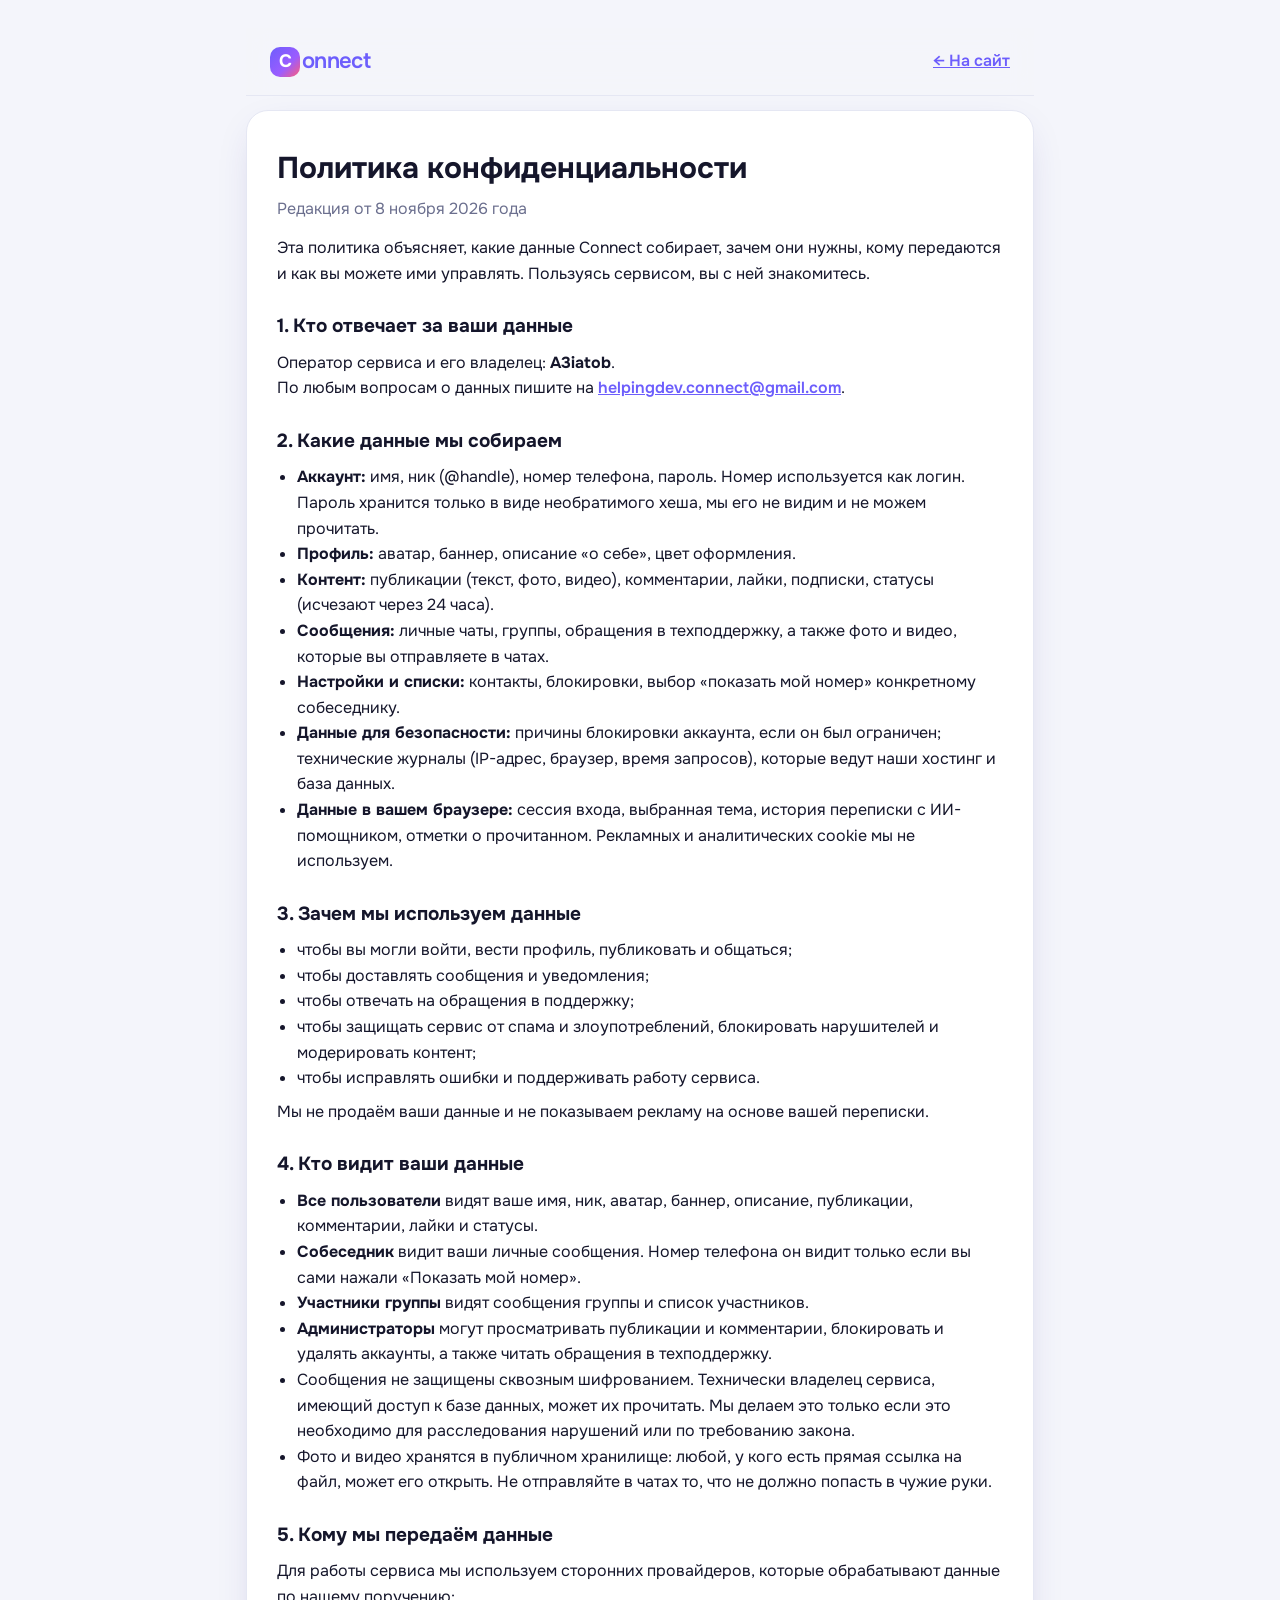
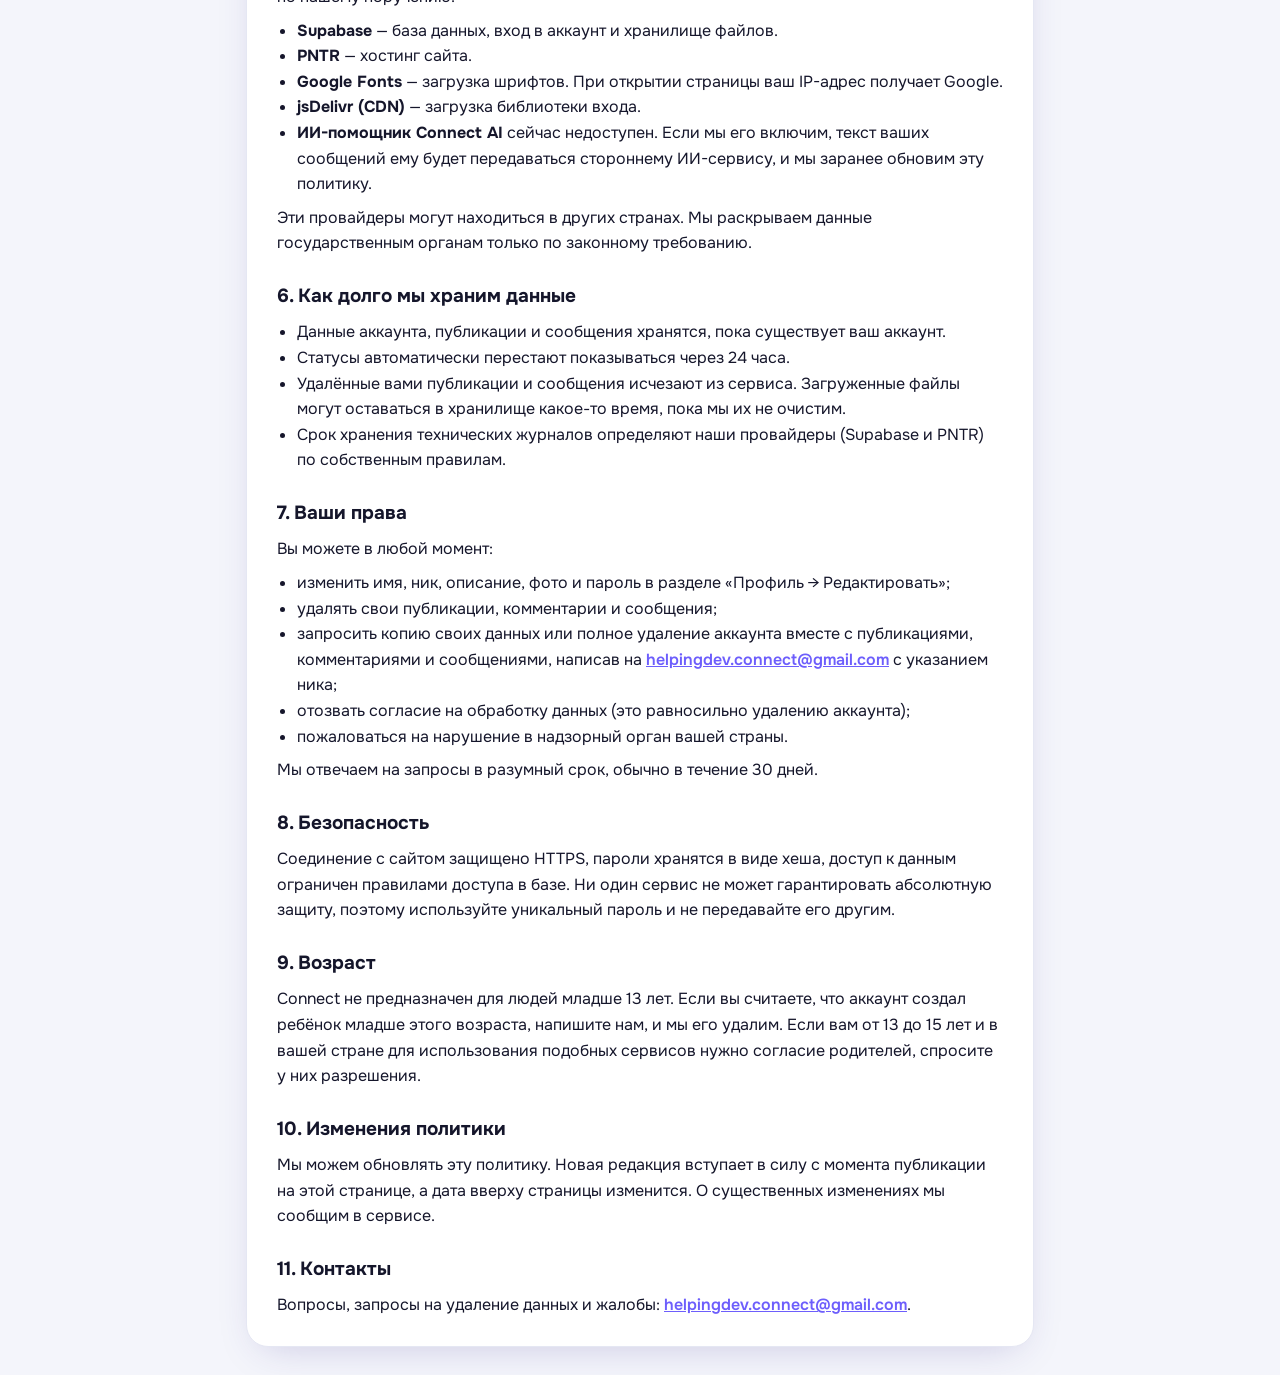
<file: privacy.html>
<!DOCTYPE html>
<html lang="ru">
<head>
<meta charset="utf-8">
<meta name="viewport" content="width=device-width, initial-scale=1">
<title>Политика конфиденциальности — Connect</title>
<link rel="icon" type="image/png" href="connect-icon-512.png">
<link rel="preconnect" href="https://fonts.googleapis.com">
<link href="https://fonts.googleapis.com/css2?family=Onest:wght@400;500;600;700;800&display=swap" rel="stylesheet">
<link rel="stylesheet" href="style.css">
<style>
.pp{max-width:820px;margin:28px auto;padding:0 16px}
.pp .card{padding:28px 30px}
.pp h1{font-size:30px;margin:6px 0 4px}
.pp h2{font-size:19px;margin:26px 0 8px}
.pp p,.pp li{line-height:1.6}
.pp ul{margin:8px 0 8px 20px;padding:0}
.pp .when{color:var(--mu);margin-bottom:14px}
.pp a{color:var(--ac);font-weight:600}
.todo{background:#fff3b0;color:#5a4300;padding:1px 6px;border-radius:6px;font-weight:600}
.pp .top{display:flex;align-items:center;justify-content:space-between;margin-bottom:14px}
</style>
</head>
<body>
<div class="pp">
  <div class="top"><a class="logo" href="index.html"><b>C</b>onnect</a><a href="index.html">← На сайт</a></div>
  <article class="card">
    <h1>Политика конфиденциальности</h1>
    <p class="when">Редакция от 8 ноября 2026 года</p>
    <p>Эта политика объясняет, какие данные Connect собирает, зачем они нужны, кому передаются и как вы можете ими управлять. Пользуясь сервисом, вы с ней знакомитесь.</p>

    <h2>1. Кто отвечает за ваши данные</h2>
    <p>Оператор сервиса и его владелец: <b>A3iatob</b>.<br>
    По любым вопросам о данных пишите на <a href="mailto:helpingdev.connect@gmail.com">helpingdev.connect@gmail.com</a>.</p>

    <h2>2. Какие данные мы собираем</h2>
    <ul>
      <li><b>Аккаунт:</b> имя, ник (@handle), номер телефона, пароль. Номер используется как логин. Пароль хранится только в виде необратимого хеша, мы его не видим и не можем прочитать.</li>
      <li><b>Профиль:</b> аватар, баннер, описание «о себе», цвет оформления.</li>
      <li><b>Контент:</b> публикации (текст, фото, видео), комментарии, лайки, подписки, статусы (исчезают через 24 часа).</li>
      <li><b>Сообщения:</b> личные чаты, группы, обращения в техподдержку, а также фото и видео, которые вы отправляете в чатах.</li>
      <li><b>Настройки и списки:</b> контакты, блокировки, выбор «показать мой номер» конкретному собеседнику.</li>
      <li><b>Данные для безопасности:</b> причины блокировки аккаунта, если он был ограничен; технические журналы (IP-адрес, браузер, время запросов), которые ведут наши хостинг и база данных.</li>
      <li><b>Данные в вашем браузере:</b> сессия входа, выбранная тема, история переписки с ИИ-помощником, отметки о прочитанном. Рекламных и аналитических cookie мы не используем.</li>
    </ul>

    <h2>3. Зачем мы используем данные</h2>
    <ul>
      <li>чтобы вы могли войти, вести профиль, публиковать и общаться;</li>
      <li>чтобы доставлять сообщения и уведомления;</li>
      <li>чтобы отвечать на обращения в поддержку;</li>
      <li>чтобы защищать сервис от спама и злоупотреблений, блокировать нарушителей и модерировать контент;</li>
      <li>чтобы исправлять ошибки и поддерживать работу сервиса.</li>
    </ul>
    <p>Мы не продаём ваши данные и не показываем рекламу на основе вашей переписки.</p>

    <h2>4. Кто видит ваши данные</h2>
    <ul>
      <li><b>Все пользователи</b> видят ваше имя, ник, аватар, баннер, описание, публикации, комментарии, лайки и статусы.</li>
      <li><b>Собеседник</b> видит ваши личные сообщения. Номер телефона он видит только если вы сами нажали «Показать мой номер».</li>
      <li><b>Участники группы</b> видят сообщения группы и список участников.</li>
      <li><b>Администраторы</b> могут просматривать публикации и комментарии, блокировать и удалять аккаунты, а также читать обращения в техподдержку.</li>
      <li>Сообщения не защищены сквозным шифрованием. Технически владелец сервиса, имеющий доступ к базе данных, может их прочитать. Мы делаем это только если это необходимо для расследования нарушений или по требованию закона.</li>
      <li>Фото и видео хранятся в публичном хранилище: любой, у кого есть прямая ссылка на файл, может его открыть. Не отправляйте в чатах то, что не должно попасть в чужие руки.</li>
    </ul>

    <h2>5. Кому мы передаём данные</h2>
    <p>Для работы сервиса мы используем сторонних провайдеров, которые обрабатывают данные по нашему поручению:</p>
    <ul>
      <li><b>Supabase</b> — база данных, вход в аккаунт и хранилище файлов.</li>
      <li><b>PNTR</b> — хостинг сайта.</li>
      <li><b>Google Fonts</b> — загрузка шрифтов. При открытии страницы ваш IP-адрес получает Google.</li>
      <li><b>jsDelivr (CDN)</b> — загрузка библиотеки входа.</li>
      <li><b>ИИ-помощник Connect AI</b> сейчас недоступен. Если мы его включим, текст ваших сообщений ему будет передаваться стороннему ИИ-сервису, и мы заранее обновим эту политику.</li>
    </ul>
    <p>Эти провайдеры могут находиться в других странах. Мы раскрываем данные государственным органам только по законному требованию.</p>

    <h2>6. Как долго мы храним данные</h2>
    <ul>
      <li>Данные аккаунта, публикации и сообщения хранятся, пока существует ваш аккаунт.</li>
      <li>Статусы автоматически перестают показываться через 24 часа.</li>
      <li>Удалённые вами публикации и сообщения исчезают из сервиса. Загруженные файлы могут оставаться в хранилище какое-то время, пока мы их не очистим.</li>
      <li>Срок хранения технических журналов определяют наши провайдеры (Supabase и PNTR) по собственным правилам.</li>
    </ul>

    <h2>7. Ваши права</h2>
    <p>Вы можете в любой момент:</p>
    <ul>
      <li>изменить имя, ник, описание, фото и пароль в разделе «Профиль → Редактировать»;</li>
      <li>удалять свои публикации, комментарии и сообщения;</li>
      <li>запросить копию своих данных или полное удаление аккаунта вместе с публикациями, комментариями и сообщениями, написав на <a href="mailto:helpingdev.connect@gmail.com">helpingdev.connect@gmail.com</a> с указанием ника;</li>
      <li>отозвать согласие на обработку данных (это равносильно удалению аккаунта);</li>
      <li>пожаловаться на нарушение в надзорный орган вашей страны.</li>
    </ul>
    <p>Мы отвечаем на запросы в разумный срок, обычно в течение 30 дней.</p>

    <h2>8. Безопасность</h2>
    <p>Соединение с сайтом защищено HTTPS, пароли хранятся в виде хеша, доступ к данным ограничен правилами доступа в базе. Ни один сервис не может гарантировать абсолютную защиту, поэтому используйте уникальный пароль и не передавайте его другим.</p>

    <h2>9. Возраст</h2>
    <p>Connect не предназначен для людей младше 13 лет. Если вы считаете, что аккаунт создал ребёнок младше этого возраста, напишите нам, и мы его удалим. Если вам от 13 до 15 лет и в вашей стране для использования подобных сервисов нужно согласие родителей, спросите у них разрешения.</p>

    <h2>10. Изменения политики</h2>
    <p>Мы можем обновлять эту политику. Новая редакция вступает в силу с момента публикации на этой странице, а дата вверху страницы изменится. О существенных изменениях мы сообщим в сервисе.</p>

    <h2>11. Контакты</h2>
    <p>Вопросы, запросы на удаление данных и жалобы: <a href="mailto:helpingdev.connect@gmail.com">helpingdev.connect@gmail.com</a>.</p>
  </article>
</div>
<script>
try { var th = localStorage.getItem('connect_theme'); if (th) document.documentElement.dataset.theme = th; } catch (e) {}
</script>
</body>
</html>
</file>
<file: style.css>
:root{--bg:#f4f5fb;--cd:#fff;--tx:#15162b;--mu:#6b6f8e;--bd:#e5e7f3;--ac:#6d5efc;--hot:#ff5c7a;--g:linear-gradient(135deg,#6d5efc,#9b5cff 60%,#ff5c7a);--sh:0 12px 40px -16px rgba(50,40,140,.25);--gl:rgba(244,245,251,.8);color-scheme:light;box-sizing:border-box;padding-top:env(safe-area-inset-top,0px);padding-bottom:env(safe-area-inset-bottom,0px)}
@media(prefers-color-scheme:dark){:root:not([data-theme=light]){--bg:#0b0c16;--cd:#151728;--tx:#eef0ff;--mu:#9a9fc4;--bd:#25283f;--sh:0 12px 40px -16px #000;--gl:rgba(11,12,22,.8);color-scheme:dark}}
:root[data-theme=dark]{--bg:#0b0c16;--cd:#151728;--tx:#eef0ff;--mu:#9a9fc4;--bd:#25283f;--sh:0 12px 40px -16px #000;--gl:rgba(11,12,22,.8);color-scheme:dark}
html{scroll-padding-top:env(safe-area-inset-top,0px);scroll-behavior:smooth}
*{box-sizing:border-box;margin:0}
body{font:16px/1.55 Onest,system-ui,-apple-system,"Segoe UI",sans-serif;background:var(--bg);color:var(--tx);min-height:100vh;-webkit-font-smoothing:antialiased}
body::before{content:"";position:fixed;inset:0 0 auto;height:env(safe-area-inset-top,0px);background:var(--gl);backdrop-filter:blur(14px);z-index:60}
button,input,textarea{font:inherit;color:inherit}button{cursor:pointer;border:0;background:none}
:focus-visible{outline:2px solid var(--ac);outline-offset:2px}
[hidden]{display:none!important}
.wrap{max-width:1120px;margin:0 auto;padding:0 20px}.row{display:flex;gap:10px;align-items:center}.mu{color:var(--mu)}
.logo{font-weight:800;font-size:22px;letter-spacing:-.03em;display:inline-flex;align-items:center;cursor:pointer;color:var(--tx);text-decoration:none}
.logo b{display:grid;place-items:center;width:30px;height:30px;border-radius:10px;background:var(--g);color:#fff;margin-right:2px;font-size:18px}
.btn{padding:10px 20px;border-radius:999px;background:var(--g);color:#fff;font-weight:600;transition:transform .2s,box-shadow .2s;box-shadow:0 8px 24px -10px var(--ac)}
.btn:hover{transform:translateY(-2px)}.btn:active{transform:scale(.97)}.btn.lg{padding:14px 28px}
.btn.ghost{background:var(--cd);color:var(--tx);box-shadow:inset 0 0 0 1px var(--bd)}
.btn:disabled{opacity:.6;pointer-events:none}
.card{background:var(--cd);border:1px solid var(--bd);border-radius:22px;box-shadow:var(--sh)}
.av{--h:265;display:grid;place-items:center;flex:none;width:44px;height:44px;border-radius:50%;overflow:hidden;background:linear-gradient(135deg,hsl(var(--h) 80% 62%),hsl(calc(var(--h) + 50) 85% 55%));color:#fff;font-weight:700}
.av img{width:100%;height:100%;object-fit:cover}
.av.lg{width:96px;height:96px;font-size:36px;border:4px solid var(--cd)}.av.sm{width:36px;height:36px;font-size:14px}
/* landing */
.nav{display:flex;justify-content:space-between;align-items:center;height:76px}
.hero{display:grid;grid-template-columns:1.05fr 1fr;gap:48px;align-items:center;padding-top:56px;padding-bottom:80px;min-height:70vh}
.hero h1{font-size:clamp(40px,6vw,68px);line-height:1.04;letter-spacing:-.04em;font-weight:800;margin-bottom:20px;animation:rise .8s both}
.hero p{font-size:19px;color:var(--mu);max-width:30em;margin-bottom:30px;animation:rise .8s .12s both}
.hero .row{animation:rise .8s .24s both;margin-bottom:14px}
.hero-v{position:relative;height:430px}
.hero-v .post{position:absolute;width:min(380px,92%);animation:rise .9s .3s both,float 7s ease-in-out infinite}
.f1{top:0;left:0}.f2{bottom:0;right:0;animation-delay:.5s,1s!important}
.feats{display:grid;grid-template-columns:repeat(3,1fr);gap:20px;padding-bottom:80px}
.feats div{padding:28px;border-radius:22px;background:var(--cd);border:1px solid var(--bd)}
.feats h3{font-size:20px;letter-spacing:-.02em;margin-bottom:8px}.feats p{color:var(--mu)}
.foot{display:flex;justify-content:space-between;align-items:center;padding-top:28px;padding-bottom:40px;border-top:1px solid var(--bd);flex-wrap:wrap;gap:12px}
@keyframes rise{from{opacity:0;transform:translateY(24px)}}
@keyframes float{50%{transform:translateY(-10px)}}
/* app */
.top{position:sticky;top:env(safe-area-inset-top,0px);z-index:50;display:flex;align-items:center;justify-content:space-between;gap:16px;height:68px;padding:0 24px;background:var(--gl);backdrop-filter:blur(14px);border-bottom:1px solid var(--bd)}
.search{flex:1;max-width:420px}.search input{width:100%;padding:11px 18px;border-radius:999px;border:1px solid var(--bd);background:var(--cd);outline:0;transition:box-shadow .2s,border-color .2s}
.search input:focus{border-color:var(--ac);box-shadow:0 0 0 4px rgba(109,94,252,.15)}
.ic{display:grid;place-items:center;width:42px;height:42px;border-radius:50%;background:var(--cd);border:1px solid var(--bd)}
.meb{border-radius:50%}.meb .av{width:42px;height:42px}
.i{width:22px;height:22px;flex:none}
.layout{display:grid;grid-template-columns:240px minmax(0,640px) 300px;gap:28px;justify-content:center;padding:24px 20px 90px;animation:rise .5s both}
.side,.rail{position:sticky;top:92px;align-self:start;display:flex;flex-direction:column;gap:6px}
.nv{display:flex;align-items:center;gap:14px;padding:13px 18px;border-radius:16px;font-weight:600;color:var(--mu);text-align:left;transition:background .2s,color .2s}
.nv:hover{background:var(--cd);color:var(--tx)}.nv.on{background:var(--cd);color:var(--ac);box-shadow:var(--sh)}
.side .btn{margin-top:12px}
#main{display:flex;flex-direction:column;gap:16px;min-width:0}
h2.t{font-size:26px;letter-spacing:-.03em}
.comp{padding:18px;display:flex;gap:14px}.comp textarea{flex:1;width:100%;border:0;background:none;resize:none;outline:0;min-height:56px;font-size:17px}
.comp .bar{display:flex;justify-content:space-between;align-items:center;margin-top:6px;gap:8px}
.comp .chips{display:flex;gap:8px}
.chip{padding:8px 14px;border-radius:999px;border:1px solid var(--bd);color:var(--mu);font-size:14px;transition:all .2s}.chip.on{background:var(--ac);color:#fff;border-color:var(--ac)}
label.chip{cursor:pointer}
.prev{position:relative;display:inline-block;margin-top:8px}
.prev img{display:block;max-width:100%;max-height:200px;border-radius:14px}
.prev button{position:absolute;top:6px;right:6px;width:28px;height:28px;border-radius:50%;background:rgba(0,0,0,.6);color:#fff;font-size:18px;line-height:1}
.stories{display:flex;gap:16px;overflow-x:auto;padding:4px 2px;scrollbar-width:none}
.st{display:flex;flex-direction:column;align-items:center;gap:6px;font-size:13px;color:var(--mu);flex:none;cursor:pointer}
.st .av{width:62px;height:62px;box-shadow:0 0 0 3px var(--bg),0 0 0 5px var(--ac);transition:transform .2s}.st:hover .av{transform:scale(1.06)}
.post{padding:20px;animation:rise .5s both}
.post header{display:flex;gap:12px;align-items:center;margin-bottom:12px}
.post header div{display:flex;flex-direction:column;line-height:1.3}.post header span{font-size:13px;color:var(--mu)}
.post header .av,.post header div{cursor:pointer}
.post p{white-space:pre-wrap;word-break:break-word}.tag{color:var(--ac);font-weight:600}
.cover{height:220px;border-radius:16px;margin-top:14px;background:radial-gradient(circle at 25% 20%,hsl(calc(var(--h) + 60) 90% 70%),transparent 55%),linear-gradient(135deg,hsl(var(--h) 80% 58%),hsl(calc(var(--h) + 70) 85% 50%))}
.pimg{display:block;width:100%;max-height:520px;object-fit:cover;border-radius:16px;margin-top:14px;background:var(--bg)}
.post footer{display:flex;gap:8px;margin-top:14px}
.act{display:inline-flex;align-items:center;gap:8px;padding:8px 14px;border-radius:999px;color:var(--mu);font-weight:600;font-size:14px;transition:background .2s,color .2s}
button.act:hover{background:var(--bg)}.act.on{color:var(--hot)}.act.on svg{animation:pop .45s}
.act.del{margin-left:auto}.act.del:hover{color:var(--hot)}
@keyframes pop{40%{transform:scale(1.45)}}
.cm{display:none;margin-top:12px;padding-top:12px;border-top:1px solid var(--bd)}.cm.open{display:block;animation:rise .3s both}
.c{display:flex;gap:10px;margin-bottom:12px;font-size:15px}.c b{margin-right:6px}.c small{color:var(--mu)}
.cf{display:flex;gap:8px}.cf input{flex:1;min-width:0;padding:10px 16px;border-radius:999px;border:1px solid var(--bd);background:var(--bg);outline:0}
.cf .btn{padding:8px 18px}
.pcover{height:150px;border-radius:22px 22px 0 0;background:linear-gradient(135deg,hsl(var(--h) 80% 58%),hsl(calc(var(--h) + 70) 85% 50%))}
.phead{padding:0 24px 24px}.phead .av{margin-top:-48px}
.phead .rw{display:flex;justify-content:space-between;align-items:flex-end}.phead .rw .row{gap:8px}
.phead h2{margin-top:10px;letter-spacing:-.02em}.phead .nums{display:flex;gap:22px;margin-top:14px}.nums b{font-size:18px}.nums span{color:var(--mu);font-size:14px;margin-left:4px}
.rail .card{padding:20px}.rail h4{margin-bottom:12px}
.sg{display:flex;align-items:center;gap:10px;margin-bottom:14px}.sg div{flex:1;line-height:1.25;min-width:0;cursor:pointer}.sg small{color:var(--mu)}
.fol{padding:6px 14px;border-radius:999px;border:1px solid var(--ac);color:var(--ac);font-weight:600;font-size:13px;transition:all .2s}.fol.on{background:var(--ac);color:#fff}
.tg{display:block;padding:7px 0;color:var(--mu)}.tg b{color:var(--tx);display:block}
.empty{text-align:center;padding:48px 20px;color:var(--mu)}
.bottom{display:none}
/* modal */
.modal{position:fixed;inset:0;z-index:100;display:grid;place-items:center;padding:20px;background:rgba(10,10,30,.5);backdrop-filter:blur(8px);animation:fade .25s}
@keyframes fade{from{opacity:0}}
.sheet{position:relative;width:100%;max-width:420px;padding:32px;animation:rise .35s both}
.sheet h2{letter-spacing:-.03em;margin-bottom:18px}.x{position:absolute;right:18px;top:14px;font-size:28px;color:var(--mu)}
.tabs{display:flex;padding:4px;background:var(--bg);border-radius:999px;margin-bottom:18px}.tabs button{flex:1;padding:9px;border-radius:999px;font-weight:600;color:var(--mu);transition:all .25s}.tabs button.on{background:var(--cd);color:var(--tx);box-shadow:var(--sh)}
.fields,.ef{display:flex;flex-direction:column;gap:12px}
.fields input,.ef input,.ef textarea{width:100%;padding:13px 16px;border-radius:14px;border:1px solid var(--bd);background:var(--bg);outline:0;resize:none}
.fields input:focus,.ef input:focus,.ef textarea:focus{border-color:var(--ac)}
.err{color:var(--hot);font-size:14px;min-height:20px}
#toast{position:fixed;left:50%;bottom:calc(90px + env(safe-area-inset-bottom,0px));transform:translate(-50%,30px);padding:12px 22px;border-radius:999px;background:var(--tx);color:var(--bg);font-weight:600;opacity:0;pointer-events:none;transition:all .3s;z-index:200}
#toast.show{opacity:1;transform:translate(-50%,0)}
@media(max-width:1100px){.layout{grid-template-columns:76px minmax(0,640px)}.rail{display:none}.nv span{display:none}.nv{justify-content:center;padding:14px}.side .btn{display:none}}
@media(max-width:820px){
 .hero{grid-template-columns:1fr;padding-top:24px}.hero-v{height:400px}.feats{grid-template-columns:1fr}
 .layout{grid-template-columns:minmax(0,1fr);padding:16px 14px 100px}.side,.search{display:none}.top{padding:0 16px}
 .bottom{display:flex;position:fixed;left:0;right:0;bottom:0;z-index:50;justify-content:space-around;padding:8px 8px calc(8px + env(safe-area-inset-bottom,0px));background:var(--gl);backdrop-filter:blur(16px);border-top:1px solid var(--bd)}
 .bottom .nv{padding:10px 18px}.cover{height:180px}}
@media(prefers-reduced-motion:reduce){*{animation:none!important;transition:none!important}}
html,body{max-width:100%;overflow-x:clip}
img{max-width:100%}
.bdg{display:inline-block;margin-left:6px;padding:1px 8px;border-radius:999px;background:var(--g);color:#fff;font-size:11px;font-weight:700;vertical-align:middle}
.post header div{min-width:0}
.post header b,.post header span{overflow:hidden;text-overflow:ellipsis;white-space:nowrap}
.c>div{flex:1;min-width:0}
.cx{margin-left:auto;color:var(--mu);font-size:18px;line-height:1;padding:0 6px}.cx:hover{color:var(--hot)}
.at{display:flex;align-items:center;border:1px solid var(--bd);border-radius:14px;background:var(--bg);padding-left:14px;color:var(--mu)}
.ef .at input{border:0;background:none;padding-left:4px}
.stat{display:grid;grid-template-columns:repeat(4,1fr);gap:12px}
.stat .card{padding:16px;display:flex;flex-direction:column}
.stat b{font-size:26px;letter-spacing:-.03em}.stat span{color:var(--mu);font-size:13px}
.ulist{padding:20px}.ulist h4{margin-bottom:14px}
h2.sub{margin-top:8px}
@media(max-width:820px){
 .nav{height:64px}.nav .btn{padding:9px 16px;font-size:14px}
 .hero{min-height:0;padding-bottom:48px;gap:32px}.hero p{font-size:17px}.hero .row{flex-wrap:wrap}
 .hero-v{height:380px}.feats{padding-bottom:48px}
 .layout{padding:12px 12px calc(96px + env(safe-area-inset-bottom,0px))}
 .comp{padding:14px}.comp>.av{display:none}.comp .bar{flex-wrap:wrap}
 .post{padding:16px}.act{padding:10px 14px}
 .phead{padding:0 16px 20px}.phead .rw{flex-wrap:wrap;gap:12px}
 .stat{grid-template-columns:repeat(2,1fr)}
 .sheet{padding:24px 20px;max-height:calc(100dvh - 40px);overflow-y:auto}
}
@media(max-width:480px){
 .nav .ghost{display:none}.hero h1{font-size:38px}.hero-v .post{width:94%}
 .foot{justify-content:center;text-align:center}.cover{height:160px}
}
.bdg.cr{background:linear-gradient(135deg,#f59e0b,#ef4444)}
.bdg.ban{background:var(--hot)}
.urow{flex-wrap:wrap}
.sg .ua{flex:none;display:flex;gap:6px;flex-wrap:wrap;cursor:default}
.mini{padding:5px 10px;border-radius:999px;border:1px solid var(--bd);font-size:12px;font-weight:600;color:var(--mu)}
.mini:hover{color:var(--tx);border-color:var(--ac)}.mini.danger{color:var(--hot);border-color:var(--hot)}
.dot{font-style:normal;min-width:20px;height:20px;padding:0 6px;border-radius:999px;background:var(--ac);color:#fff;font-size:12px;font-weight:700;display:inline-grid;place-items:center}
.nv{position:relative}.nv .dot{position:absolute;top:6px;right:10px;min-width:18px;height:18px;font-size:11px}
/* чаты */
.layout.wide{grid-template-columns:240px minmax(0,1000px)}
.layout.wide .rail{display:none}
.chat{display:grid;grid-template-columns:320px 1fr;height:calc(100vh - 180px);height:calc(100dvh - 180px);min-height:480px;overflow:hidden}
.cside{border-right:1px solid var(--bd);display:flex;flex-direction:column;min-width:0;min-height:0}
.cs{padding:12px}.cs input{width:100%;padding:10px 16px;border-radius:999px;border:1px solid var(--bd);background:var(--bg);outline:0}
.cs input:focus{border-color:var(--ac)}
#cl{overflow-y:auto;flex:1}
.ci{display:flex;align-items:center;gap:12px;width:100%;padding:10px 14px;text-align:left;transition:background .2s}
.ci:hover,.ci.on{background:var(--bg)}
.ci>div{flex:1;min-width:0;display:flex;flex-direction:column;line-height:1.3}
.ci b,.ci span{overflow:hidden;text-overflow:ellipsis;white-space:nowrap}.ci span{font-size:13px;color:var(--mu)}
.ci small{color:var(--mu);font-size:12px;align-self:flex-start;margin-top:4px}
.cpane{display:flex;flex-direction:column;min-width:0;min-height:0}
.ch{display:flex;align-items:center;gap:8px;padding:10px 14px;border-bottom:1px solid var(--bd);min-height:56px}
.back{display:none;font-size:30px;line-height:1;padding:0 8px;color:var(--ac)}
.chu{display:flex;align-items:center;gap:10px;cursor:pointer;min-width:0}
.chu div{display:flex;flex-direction:column;line-height:1.25;min-width:0}.chu small{color:var(--mu)}
#cvm{flex:1;overflow-y:auto;padding:16px;display:flex;flex-direction:column;gap:6px}
.mb{max-width:78%;align-self:flex-start;background:var(--bg);padding:8px 12px;border-radius:18px 18px 18px 6px;animation:rise .25s both}
.mb p{white-space:pre-wrap;word-break:break-word}
.mb small{display:block;text-align:right;font-size:11px;color:var(--mu);margin-top:2px}
.mb.me{align-self:flex-end;background:var(--g);color:#fff;border-radius:18px 18px 6px 18px}
.mb.me small{color:rgba(255,255,255,.85)}
.cb{display:flex;gap:8px;padding:10px;border-top:1px solid var(--bd);align-items:flex-end}
.cb textarea{flex:1;resize:none;max-height:120px;padding:10px 16px;border-radius:20px;border:1px solid var(--bd);background:var(--bg);outline:0}
.cb textarea:focus{border-color:var(--ac)}
.cb .btn{padding:10px 14px;display:grid;place-items:center}
@media(max-width:1100px){.layout.wide{grid-template-columns:76px minmax(0,1000px)}}
@media(max-width:820px){
 .layout.wide{grid-template-columns:minmax(0,1fr)}
 .chat{grid-template-columns:1fr;height:calc(100vh - 190px);height:calc(100dvh - 190px)}
 .chat:not(.open) .cpane{display:none}
 .chat.open .cside{display:none}
 .back{display:block}
 .mb{max-width:88%}
 .nv .dot{top:2px;right:14px}
}

.moderation-blurred {
  filter: blur(18px);
  user-select: none;
  transition: filter 180ms ease;
}

.moderation-warning {
  display: flex;
  align-items: center;
  justify-content: center;
  padding: 12px;
  border-radius: 12px;
  background: #202020;
  color: #fff;
  font-size: 14px;
  text-align: center;
}

.moderation-warning[hidden] {
  display: none;
}
.pcover{position:relative;overflow:hidden}
.pcover img,.pcover video{position:absolute;inset:0;width:100%;height:100%;object-fit:cover}
.phead{position:relative;z-index:1}
</file>
